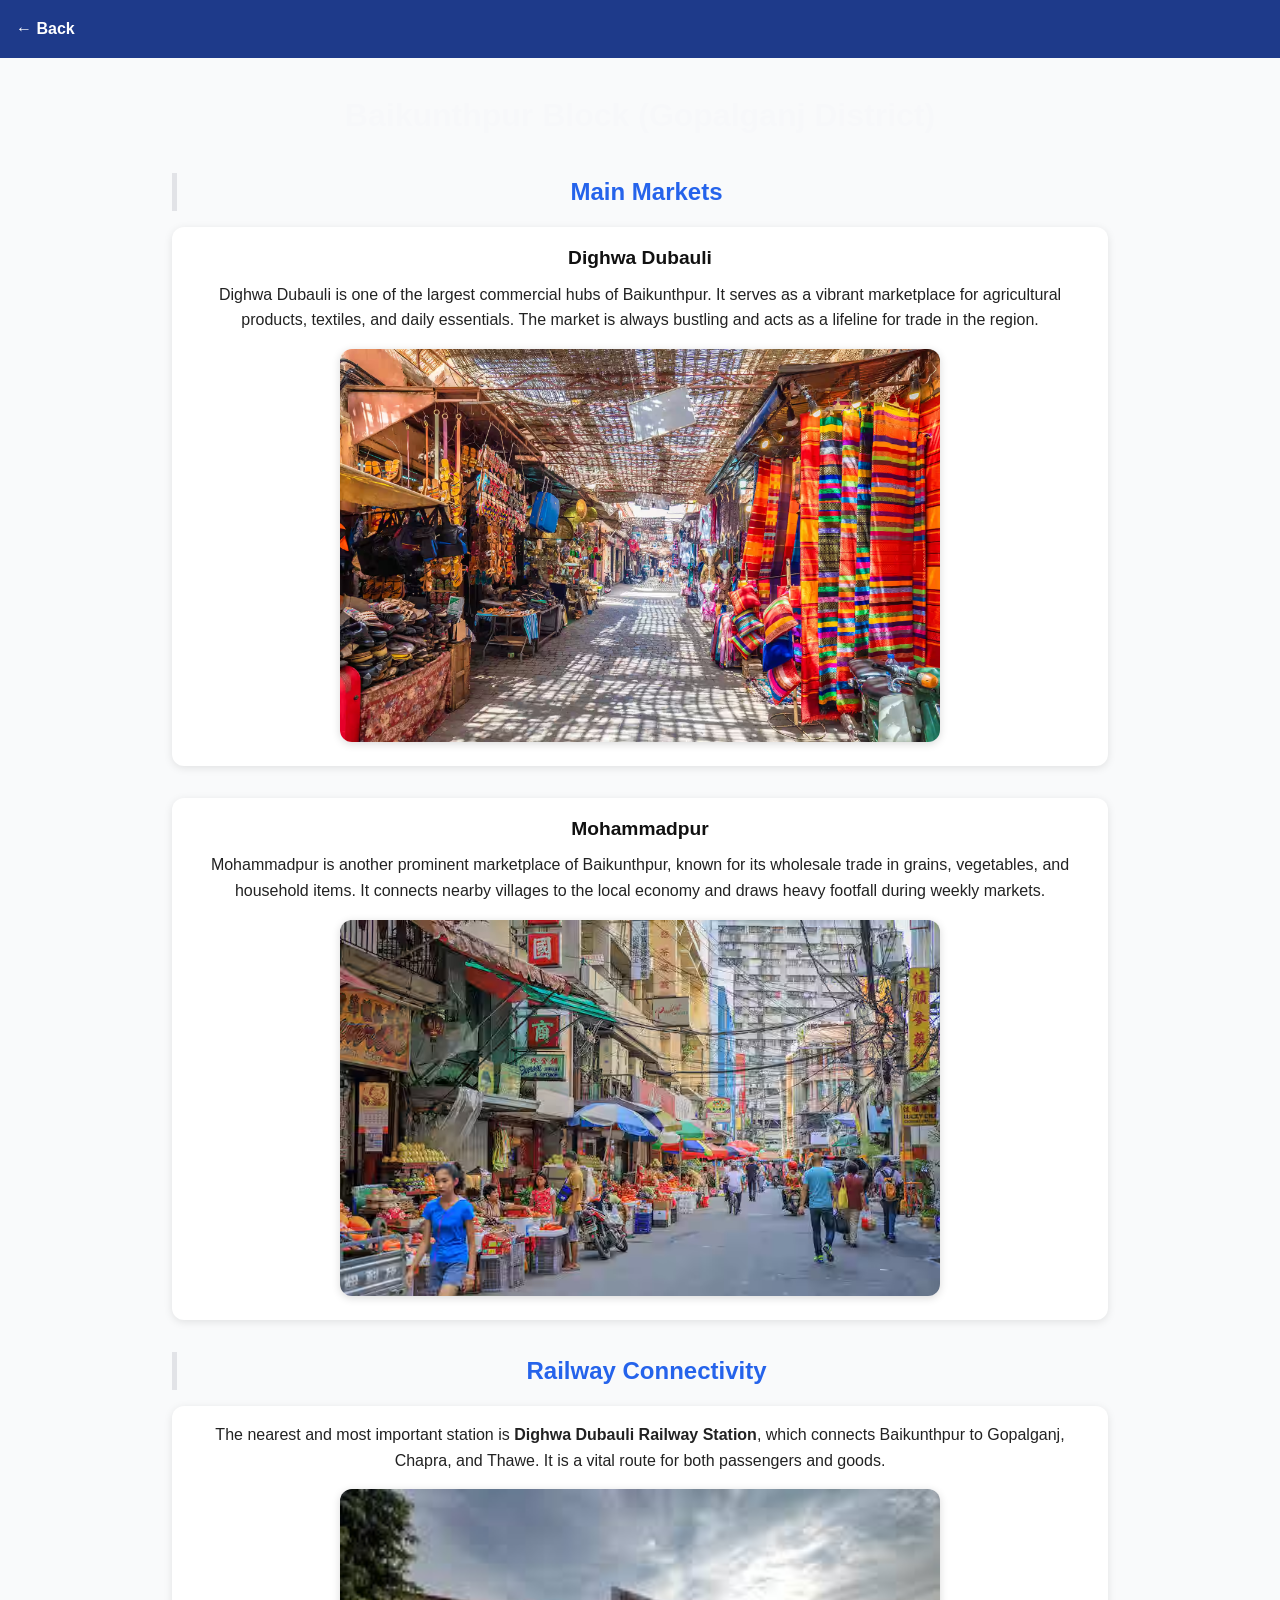
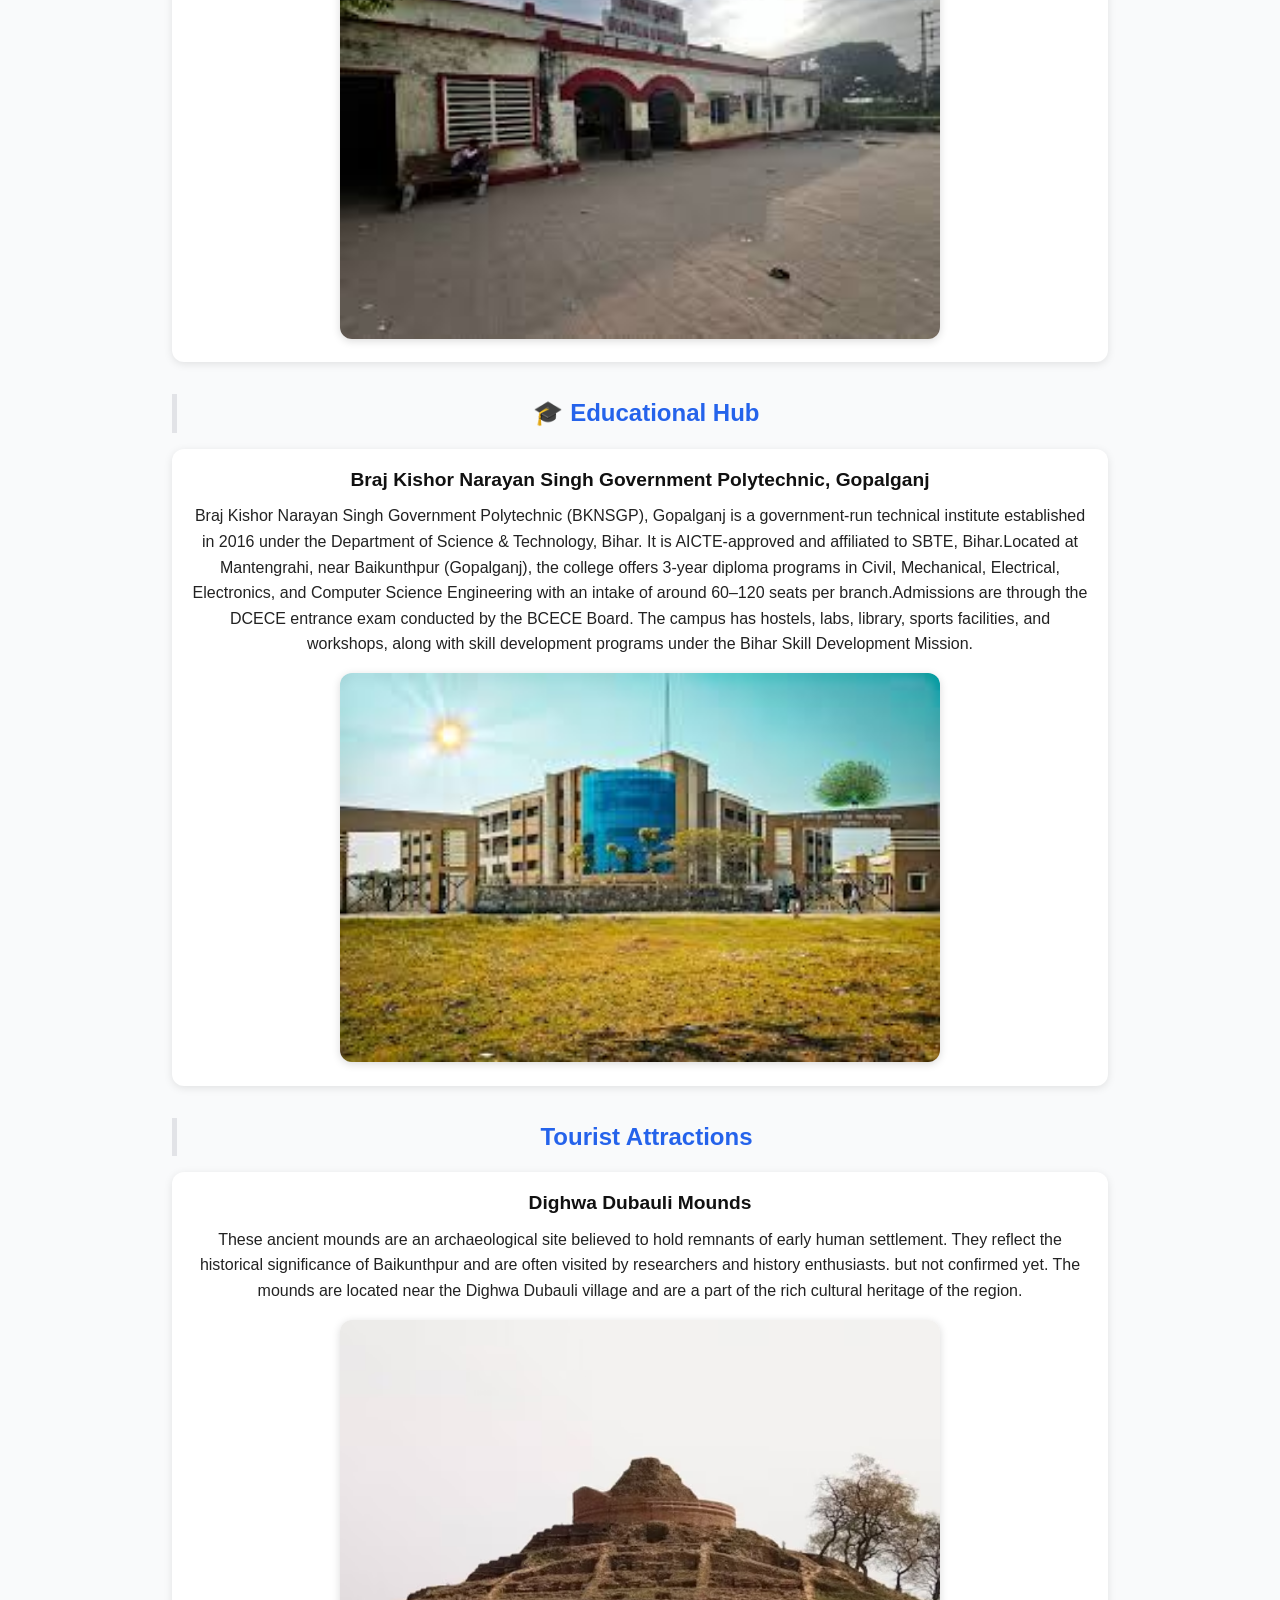
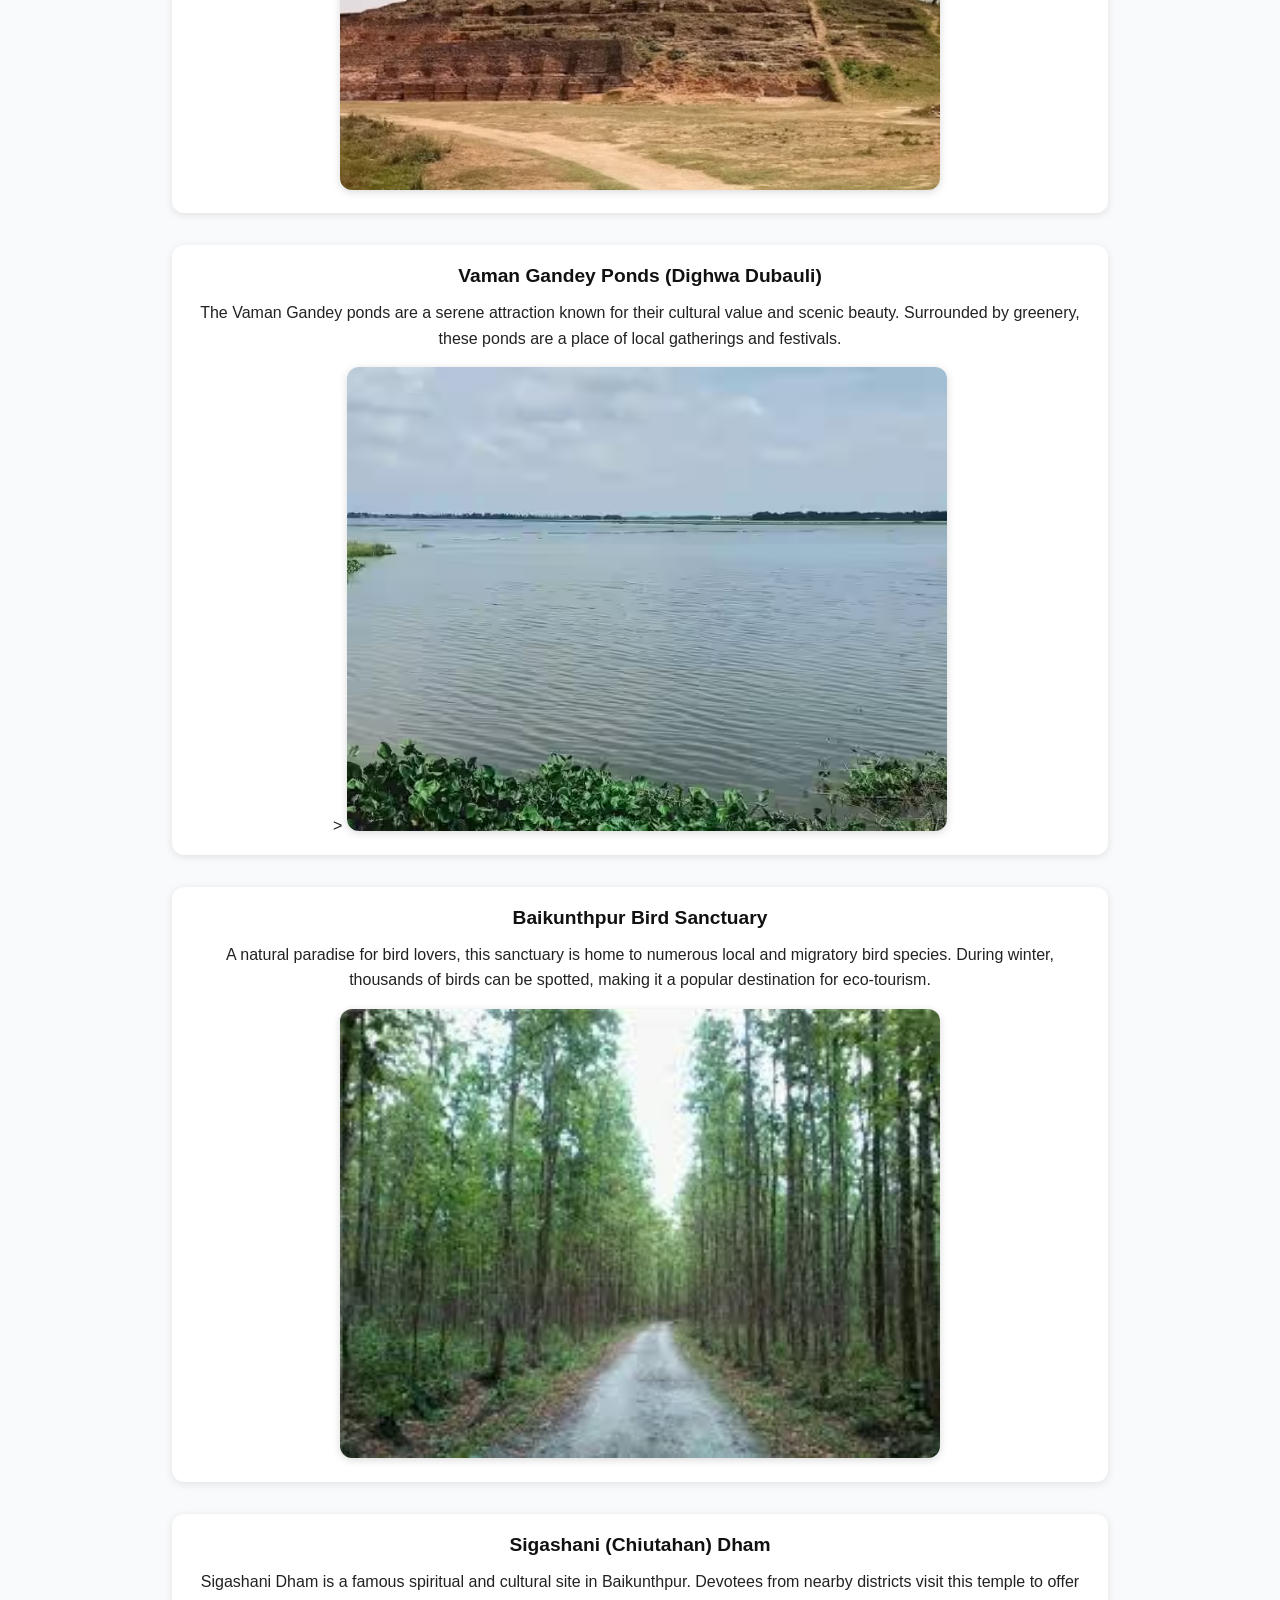
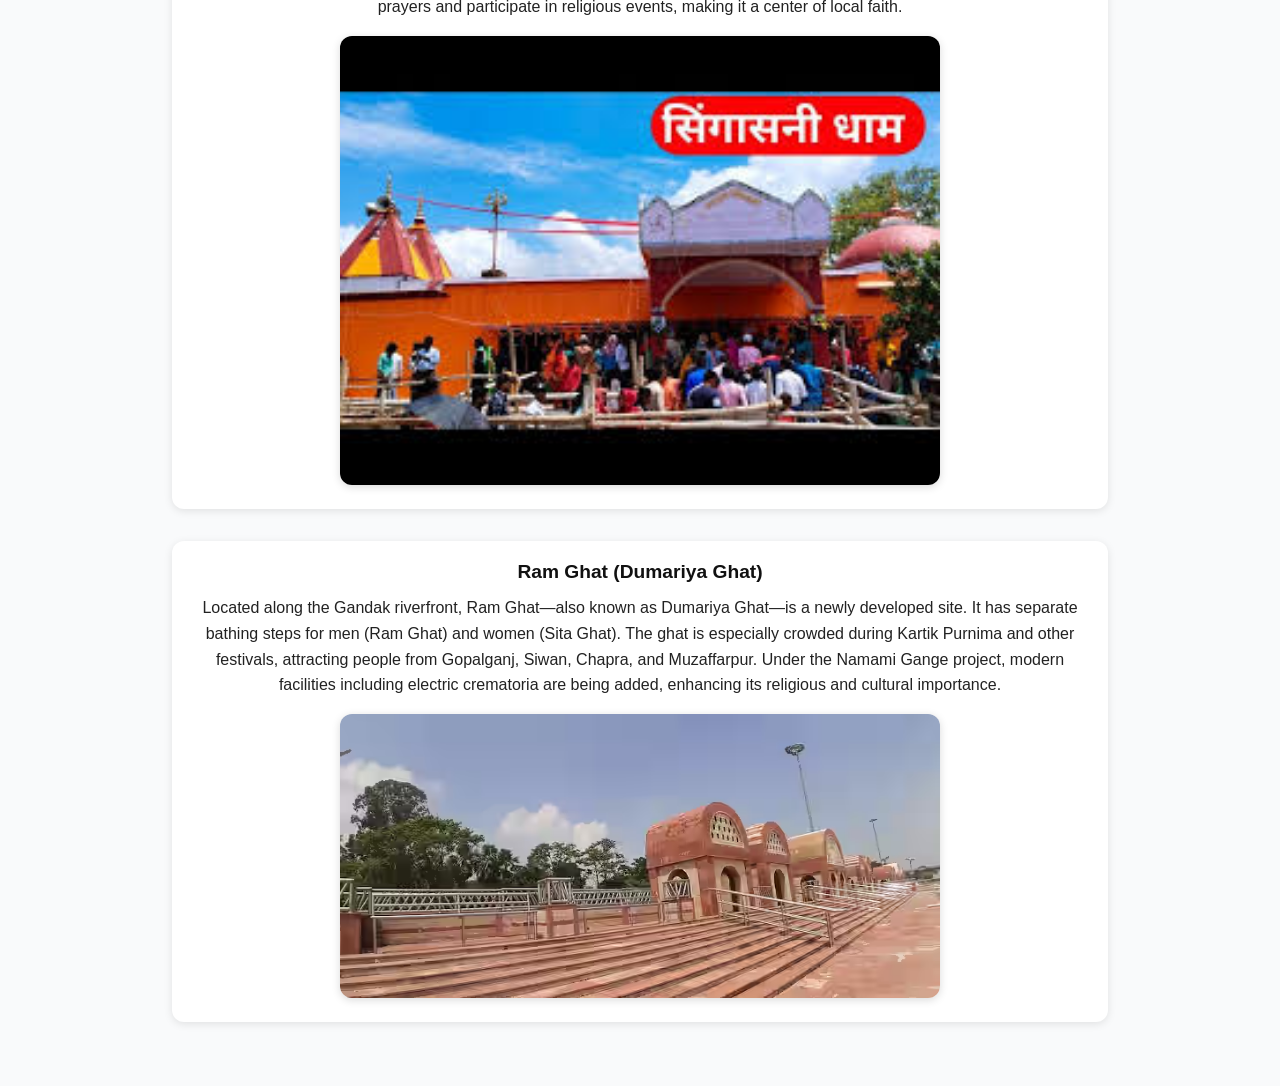
<file: blocks/baikunthpur.html>
<!DOCTYPE html>
<html lang="en">
<head>
  <meta charset="UTF-8">
  <title>Baikunthpur Block — Gopalganj</title>
  <link rel="stylesheet" href="../style.css">
  <style>
    .place {
      margin-bottom: 2rem;
    }
    .place img {
      width: 100%;
      max-width: 600px;
      border-radius: 12px;
      margin-top: 0.5rem;
      box-shadow: 0 2px 8px rgba(0,0,0,0.15);
    }
  </style>
</head>
<body>
  <nav><a href="../index.html">← Back</a></nav>
  <main class="block-detail-page" style="text-align: center;">
    <h1>Baikunthpur Block (Gopalganj District)</h1>

    <section>
      <h2>Main Markets</h2>
      <div class="place">
        <h3>Dighwa Dubauli</h3
            <p>
          Dighwa Dubauli is one of the largest commercial hubs of Baikunthpur. 
          It serves as a vibrant marketplace for agricultural products, textiles, and daily essentials. 
          The market is always bustling and acts as a lifeline for trade in the region.
        </p>
        <img src="./dighwa dubauli market.avif" alt="Dighwa Dubauli Market">
      </div>
      <div class="place">
        <h3>Mohammadpur</h3>
        <p>
          Mohammadpur is another prominent marketplace of Baikunthpur, 
          known for its wholesale trade in grains, vegetables, and household items. 
          It connects nearby villages to the local economy and draws heavy footfall during weekly markets.
        </p>
        <img src="./mohammadpur market.avif" alt="Mohammadpur Market">
      </div>
    </section>
     
    <section>
      <h2>Railway Connectivity</h2>
      <div class="place">
        <p>
          The nearest and most important station is <strong>Dighwa Dubauli Railway Station</strong>, 
          which connects Baikunthpur to Gopalganj, Chapra, and Thawe. 
          It is a vital route for both passengers and goods.
        </p>
        <img src="./dwdi railway.jpeg" alt="Dighwa Dubauli Railway Station">
      </div>
    </section>

    <section>
      <h2> 🎓 Educational Hub </h2>

      <div class="place">
        <h3>Braj Kishor Narayan Singh Government Polytechnic, Gopalganj</h3>
        <p>
           Braj Kishor Narayan Singh Government Polytechnic (BKNSGP), Gopalganj is a government-run technical institute established in 2016 under the Department of Science & Technology, Bihar.
            It is AICTE-approved and affiliated to SBTE, Bihar.Located at Mantengrahi, near Baikunthpur (Gopalganj), 
            the college offers 3-year diploma programs in Civil, Mechanical, Electrical, Electronics, 
            and Computer Science Engineering with an intake of around 60–120 seats per branch.Admissions are through the DCECE entrance exam conducted by the BCECE Board. 
            The campus has hostels, labs, library, sports facilities, and workshops, along with skill development programs under the Bihar Skill Development Mission.
        </p>
        <img src="./poltecnic college.jpeg" alt="Braj Kishor Narayan Singh Government Polytechnic">
      </div>
    <section>
      <h2>Tourist Attractions</h2>
      <div class="place">
        <h3>Dighwa Dubauli Mounds</h3>
        <p>
          These ancient mounds are an archaeological site believed to hold remnants of 
          early human settlement. They reflect the historical significance of Baikunthpur and 
          are often visited by researchers and history enthusiasts. but not confirmed yet.
          The mounds are located near the Dighwa Dubauli village and are a part of the rich cultural heritage of the region.
        </p>
        <img src="./dighwa dubauli mounds.avif" alt="Dighwa Dubauli Mounds">
      </div>

      <div class="place">
        <h3>Vaman Gandey Ponds (Dighwa Dubauli)</h3>
        <p>
          The Vaman Gandey ponds are a serene attraction known for their cultural value and scenic beauty. 
          Surrounded by greenery, these ponds are a place of local gatherings and festivals.
        </p>>
        <img src="./vaman pandey ponds.avif" alt="Vaman Gandey Ponds">
      </div>

      <div class="place">
        <h3>Baikunthpur Bird Sanctuary</h3>
        <p>
          A natural paradise for bird lovers, this sanctuary is home to numerous local and migratory bird species. 
          During winter, thousands of birds can be spotted, making it a popular destination for eco-tourism.
        </p>
        <img src="./baikunthpur bird.jpeg" alt="Baikunthpur Bird Sanctuary">
      </div>

      <div class="place">
        <h3>Sigashani (Chiutahan) Dham</h3>
        <p>
          Sigashani Dham is a famous spiritual and cultural site in Baikunthpur. 
          Devotees from nearby districts visit this temple to offer prayers and participate in religious events, 
          making it a center of local faith.
        </p>
        <img src="./sigashani dham.jpeg" alt="Sigashani Dham Baikunthpur">
      </div>
    
        <div class="place">
        <h3>Ram Ghat (Dumariya Ghat)</h3>
        <p>
          Located along the Gandak riverfront, Ram Ghat—also known as Dumariya Ghat—is a newly developed site. 
          It has separate bathing steps for men (Ram Ghat) and women (Sita Ghat). 
          The ghat is especially crowded during Kartik Purnima and other festivals, attracting people 
          from Gopalganj, Siwan, Chapra, and Muzaffarpur. Under the Namami Gange project, 
          modern facilities including electric crematoria are being added, enhancing its religious 
          and cultural importance.
        </p>
        <img src="./dumariya ghat.avif" alt="Dumariya Ghat Baikunthpur">
      </div>
    </section>
</file>
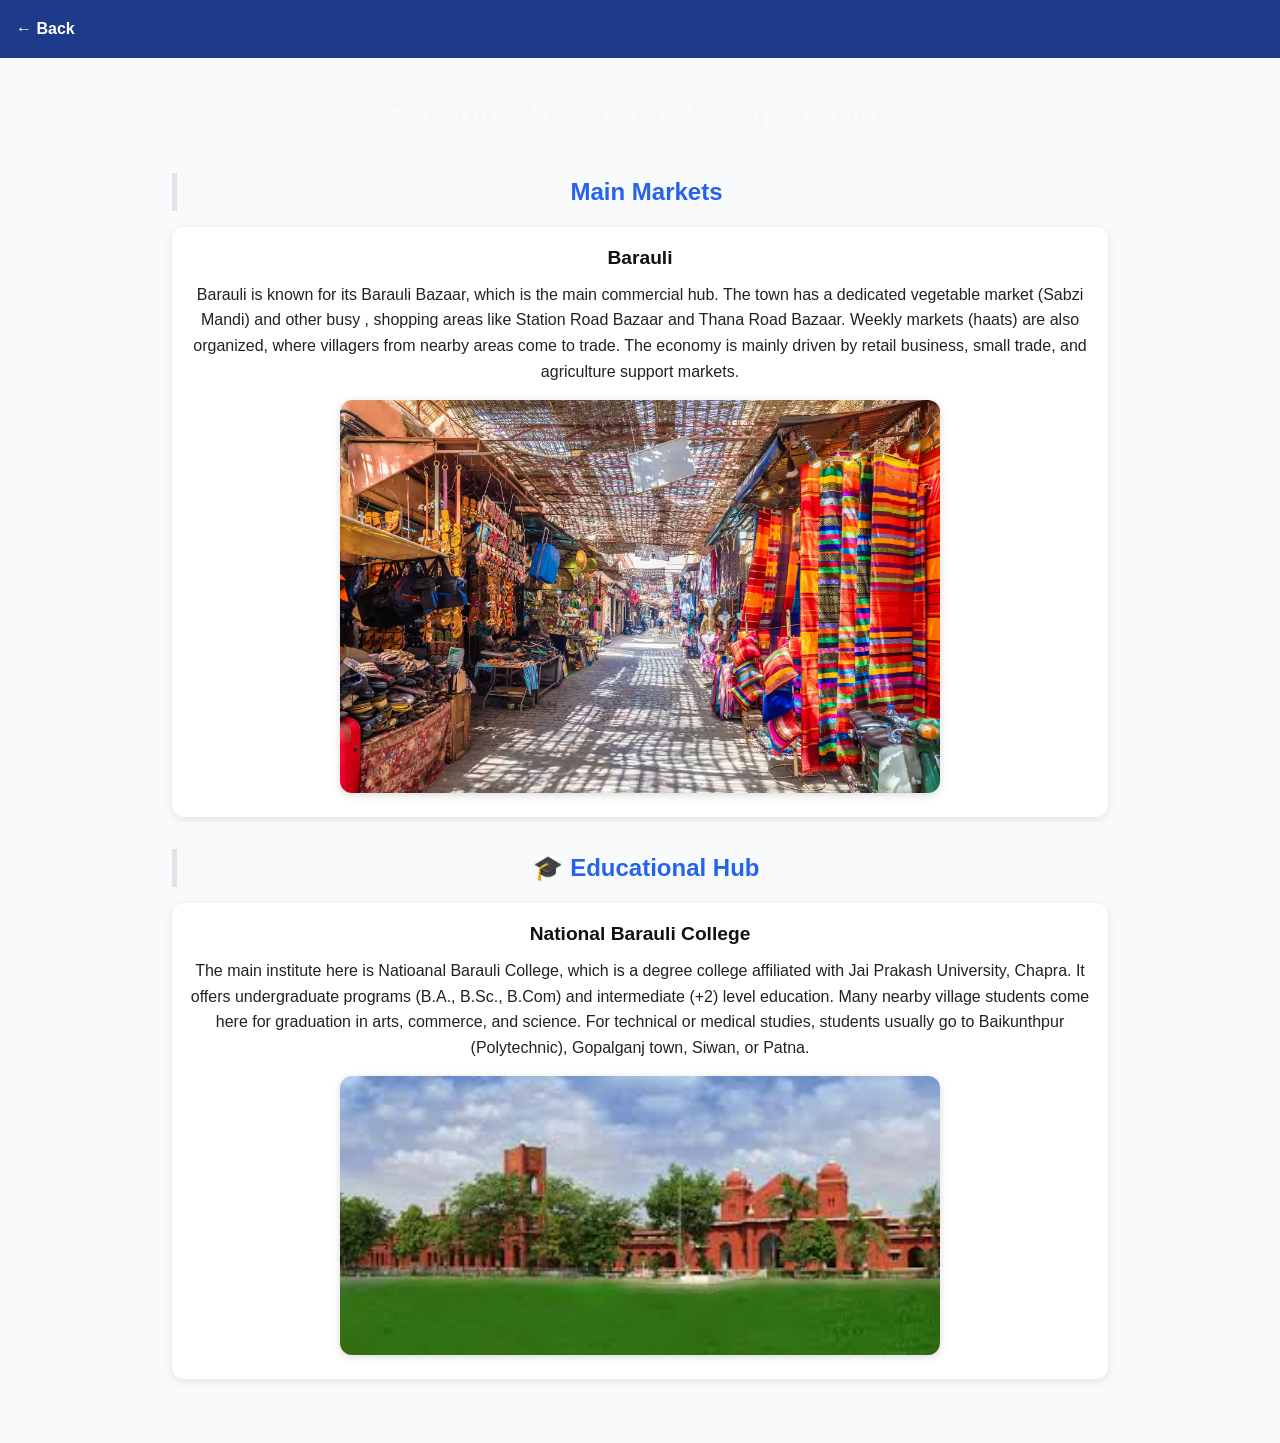
<file: blocks/barauli.html>
<!DOCTYPE html>
<html lang="en">
<head>
  <meta charset="UTF-8">
  <title>Barauli Block — Gopalganj</title>
  <link rel="stylesheet" href="../style.css">
  <style>
    .place {
      margin-bottom: 2rem;
    }
    .place img {
      width: 100%;
      max-width: 600px;
      border-radius: 12px;
      margin-top: 0.5rem;
      box-shadow: 0 2px 8px rgba(0,0,0,0.15);
    }
  </style>
</head>
<body>
  <nav><a href="../index.html">← Back</a></nav>
  <main class="block-detail-page" style="text-align: center;">
    <h1>Barauli Block (Gopalganj District)</h1>

    <section>
      <h2>Main Markets</h2>
      <div class="place">
        <h3>Barauli</h3
            <p>
              Barauli is known for its Barauli Bazaar, which is the main commercial hub.
               The town has a dedicated vegetable market (Sabzi Mandi) and other busy ,
                shopping areas like Station Road Bazaar and Thana Road Bazaar. 
                  Weekly markets (haats) are also organized, where villagers from nearby areas come to trade.
                    The economy is mainly driven by retail business, small trade, and agriculture support markets.
        </p>
        <img src="./dighwa dubauli market.avif" alt="Dighwa Dubauli Market">
      </div>

     
           <section>
      <h2> 🎓 Educational Hub </h2>
      <div class="place">
        <h3>National Barauli College </h3>
        <p>
          The main institute here is Natioanal Barauli College, which is a degree college affiliated with Jai Prakash University, Chapra.
          It offers undergraduate programs (B.A., B.Sc., B.Com) and intermediate (+2) level education.
          Many nearby village students come here for graduation in arts, commerce, and science.
          For technical or medical studies, students usually go to Baikunthpur (Polytechnic), Gopalganj town, Siwan, or Patna.
        </p>
        <img src="./barauli college.jpeg" alt="National Barauli College">
      </div>
    <section>
</file>
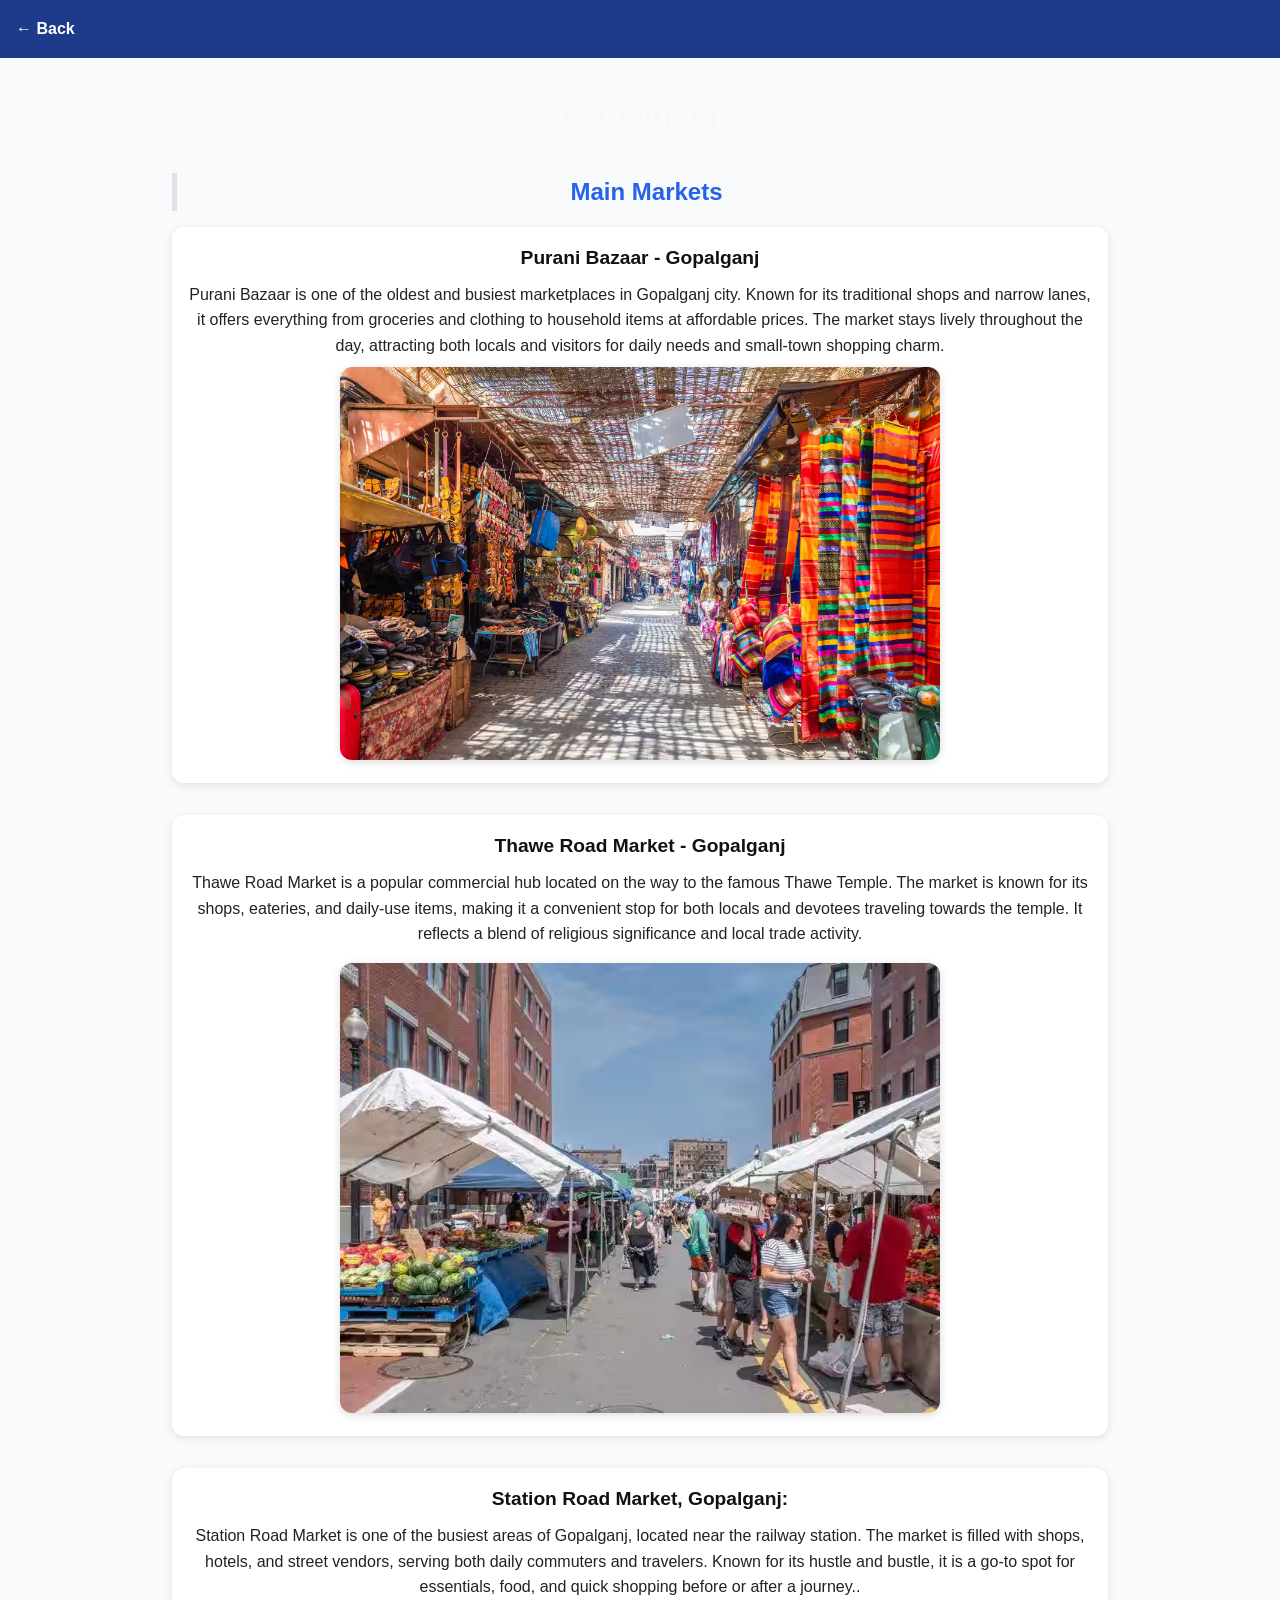
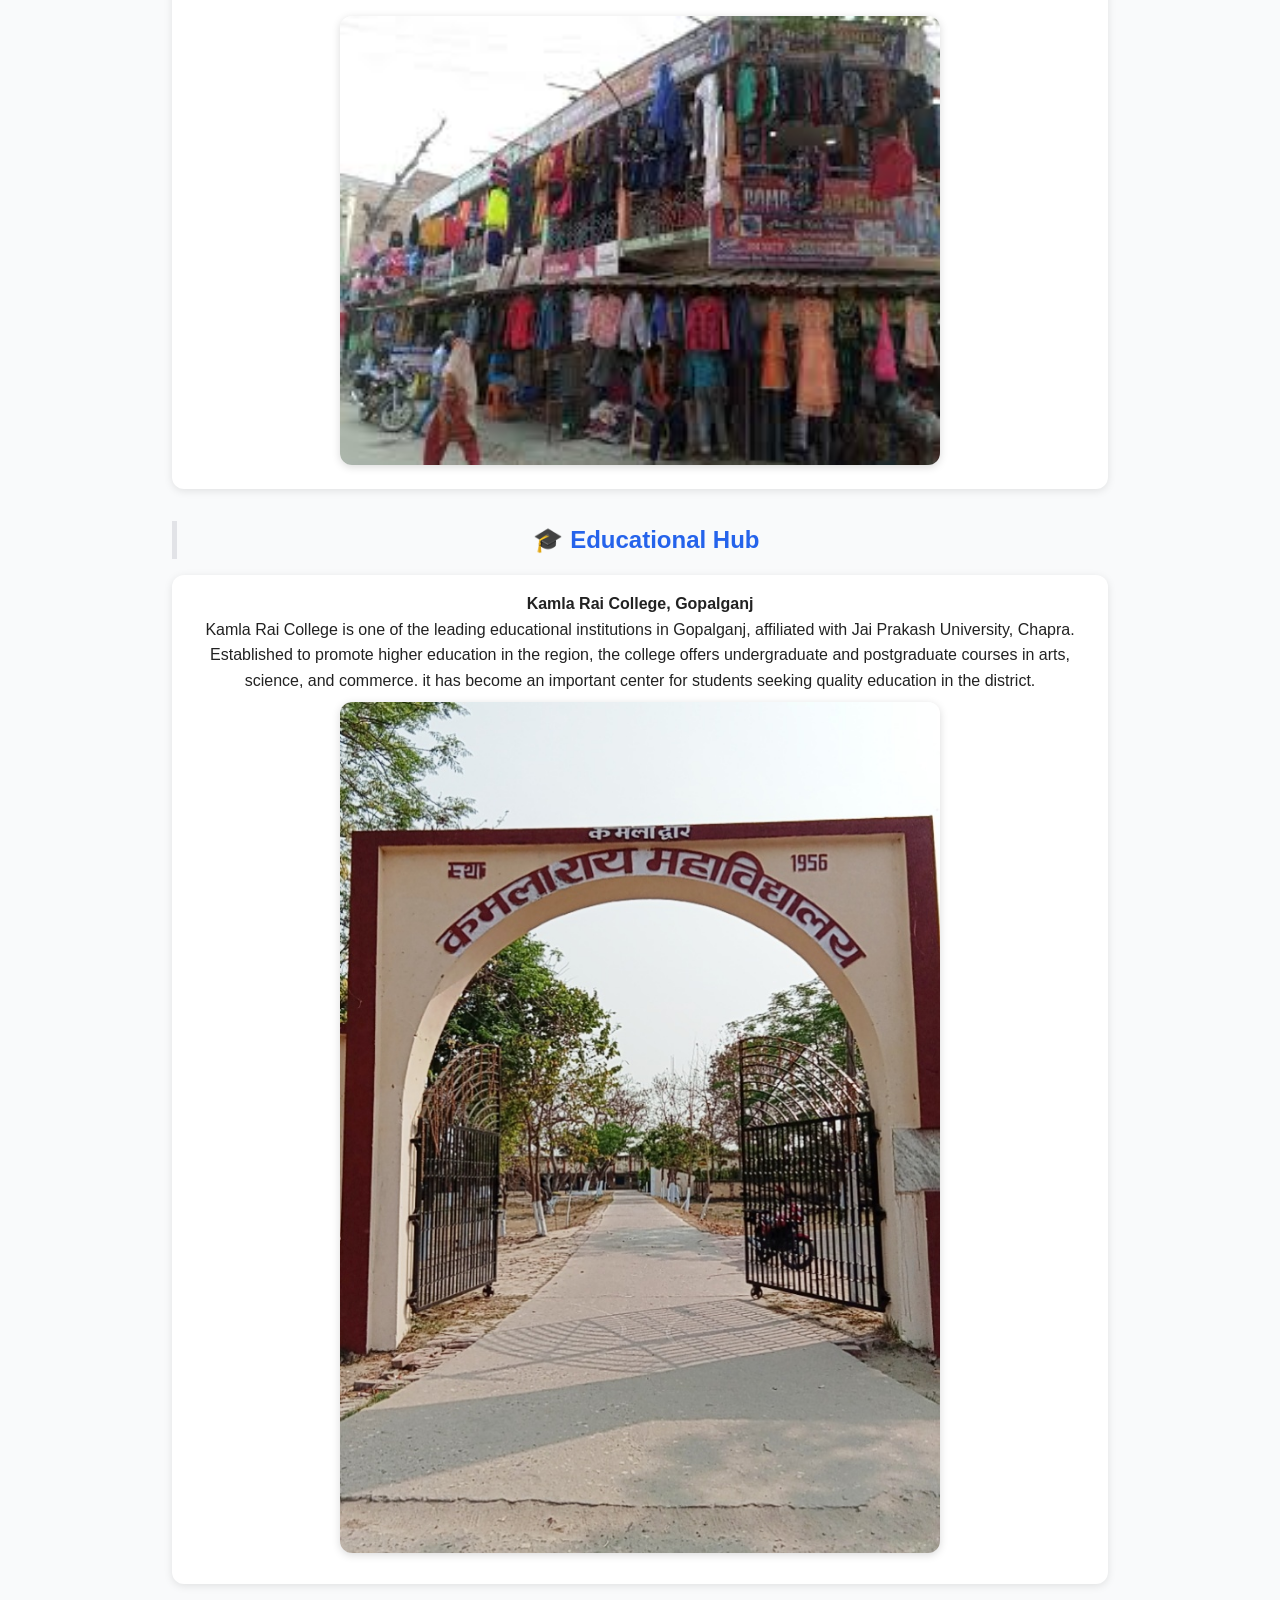
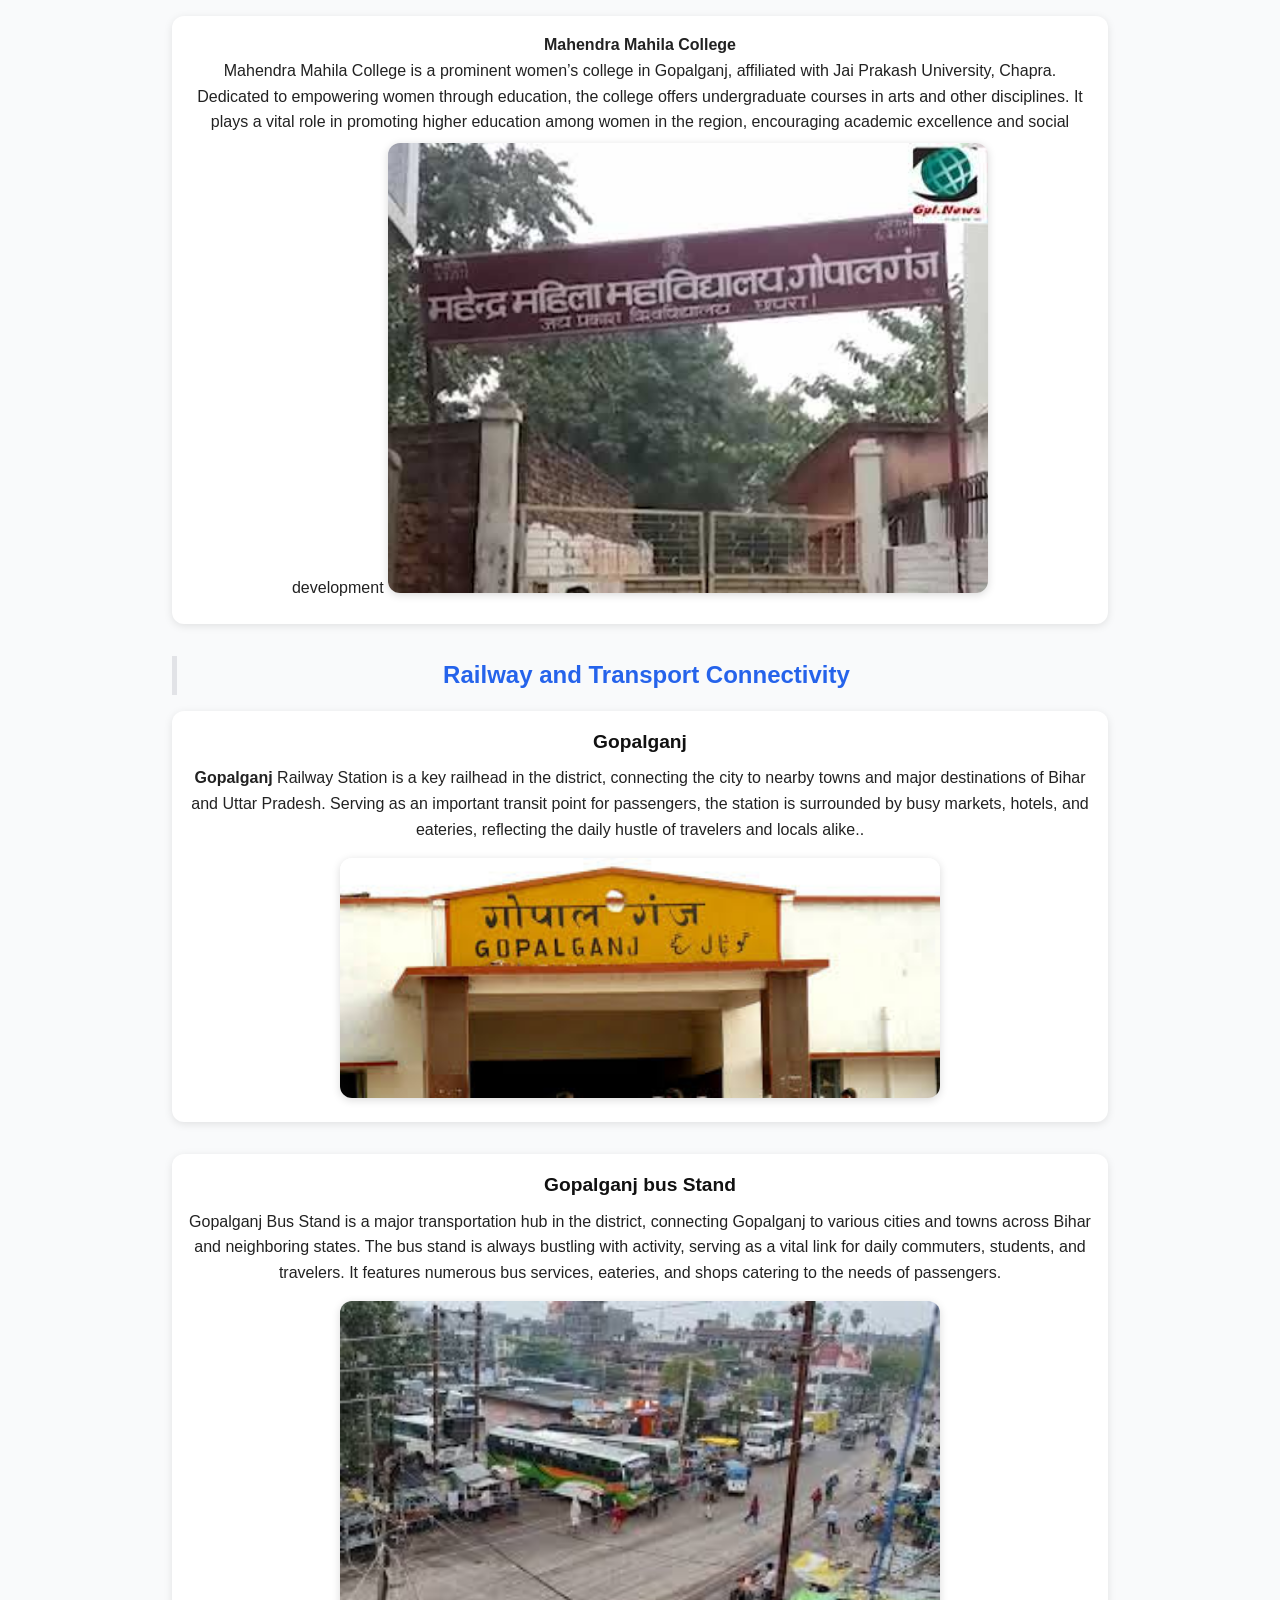
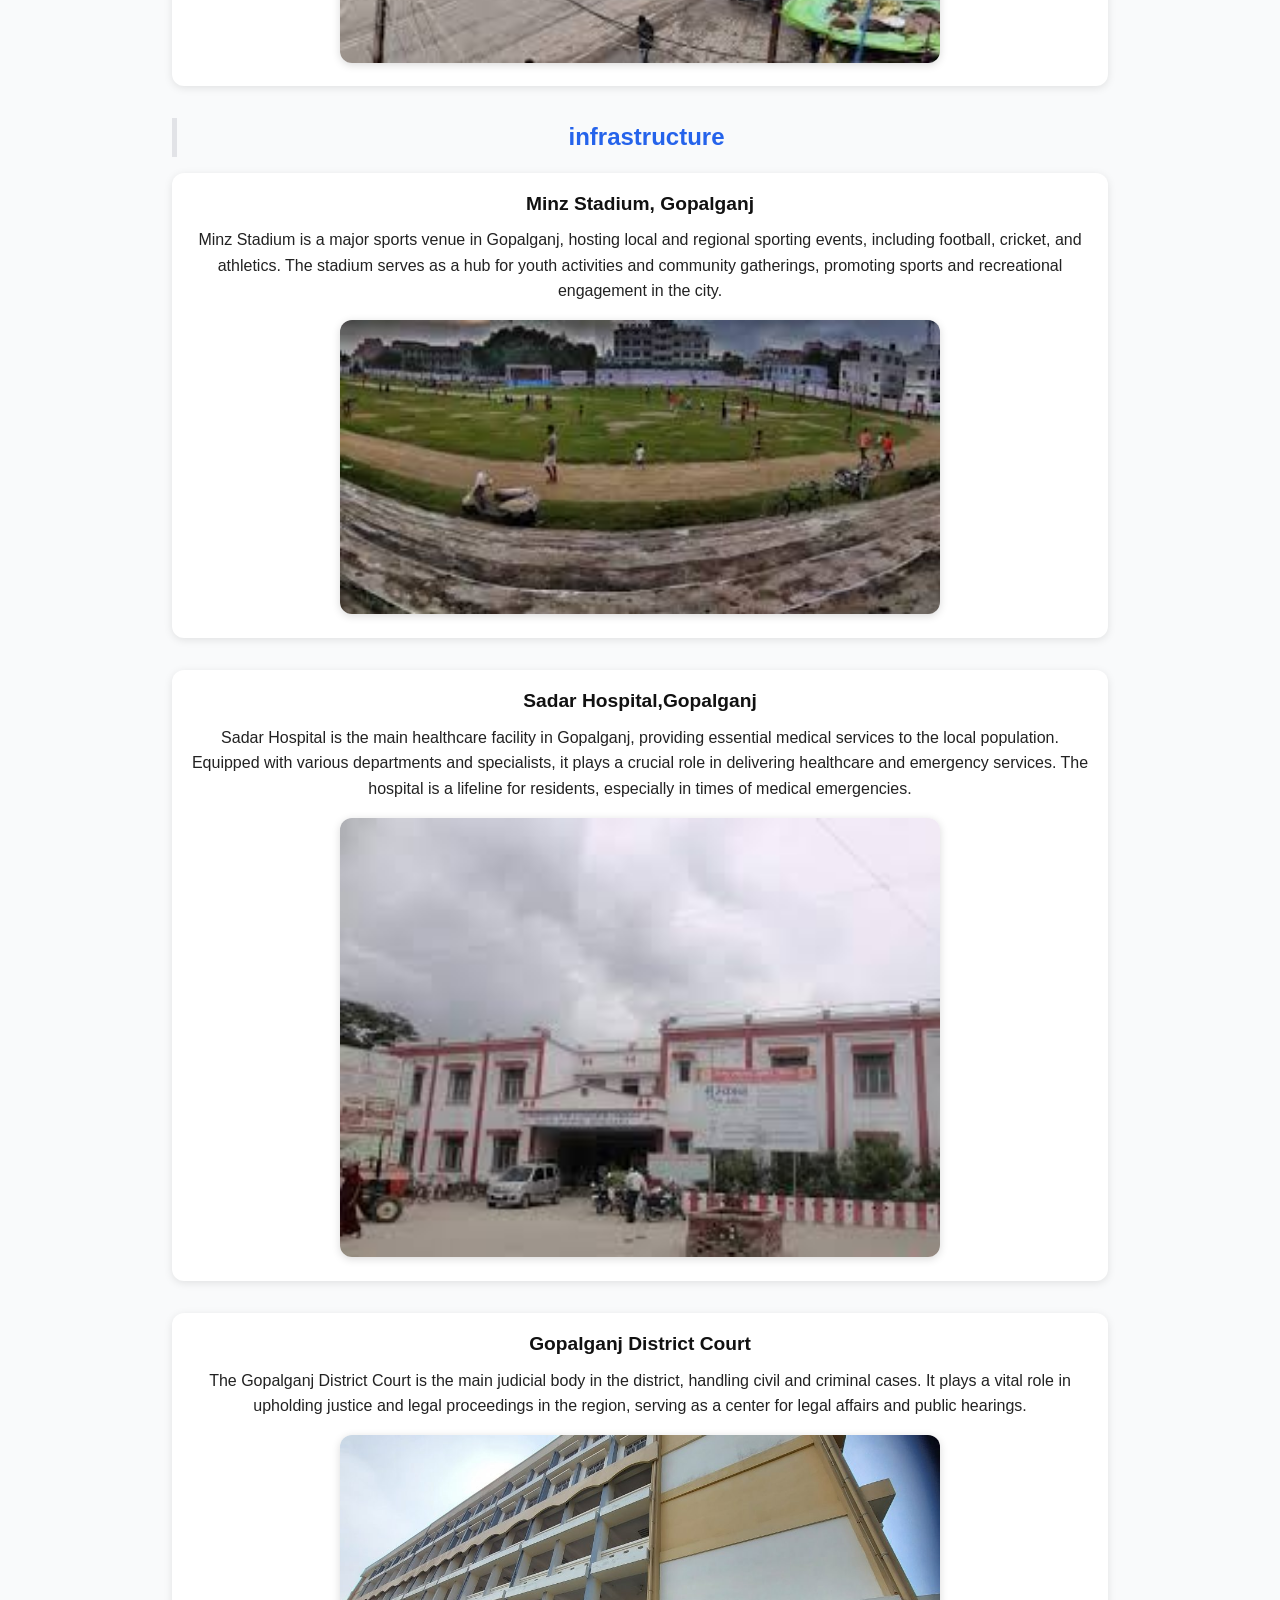
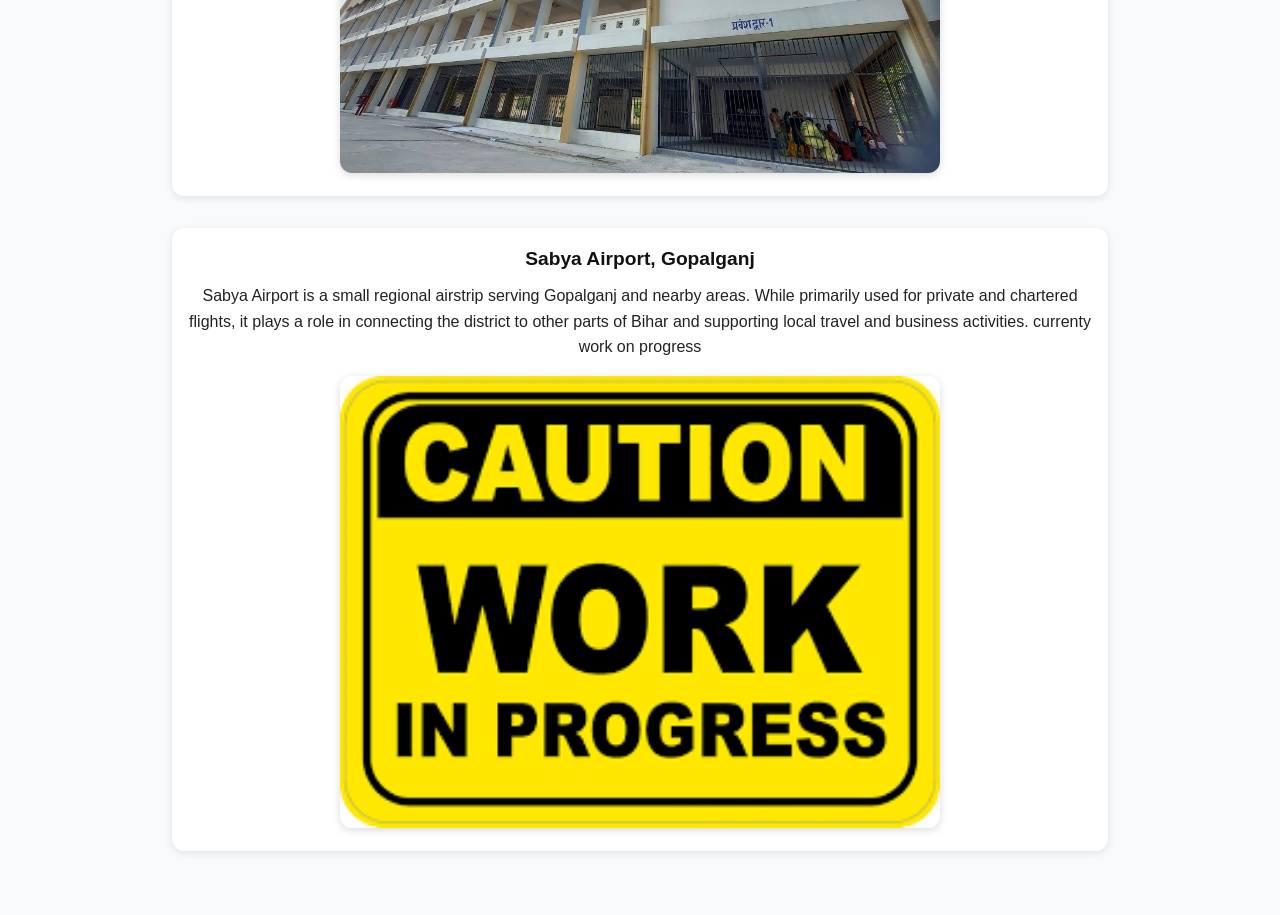
<file: blocks/gopalganj.html>
<!DOCTYPE html>
<html lang="en">
<head>
  <meta charset="UTF-8">
  <title>  Gopalganj</title>
  <link rel="stylesheet" href="../style.css">
  <style>
    .place {
      margin-bottom: 2rem;
    }
    .place img {
      width: 100%;
      max-width: 600px;
      border-radius: 12px;
      margin-top: 0.5rem;
      box-shadow: 0 2px 8px rgba(0,0,0,0.15);
    }
  </style>
</head>
<body>
  <nav><a href="../index.html">← Back</a></nav>
  <main class="block-detail-page" style="text-align: center;">
    <h1>Gopalganj </h1>

    <section>
      <h2>Main Markets</h2>
      <div class="place">
        <h3>Purani Bazaar - Gopalganj</h3
            <p>
          Purani Bazaar is one of the oldest and busiest marketplaces in Gopalganj city.
           Known for its traditional shops and narrow lanes, it offers everything from groceries and 
           clothing to household items at affordable prices. The market stays lively throughout the day, 
           attracting both locals and visitors for daily needs and small-town shopping charm.
        <img src="./dighwa dubauli market.avif" alt="Purani Bazaar- Gopalganj">
      </div>
      <div class="place">
        <h3>Thawe Road Market - Gopalganj</h3>
        <p>
            Thawe Road Market is a popular commercial hub located on the way to the famous Thawe Temple. 
            The market is known for its shops, eateries, and daily-use items, making it a convenient stop for
            both locals and devotees traveling towards the temple. It reflects a blend of religious significance and local trade activity.
        </p>
        <img src="./twe.avif" alt=" Thawe Road Market - Gopalganj">
      </div>
    </section>
    <div class="place">
        <h3>Station Road Market, Gopalganj:</h3>
        <p>
            Station Road Market is one of the busiest areas of Gopalganj, located near the railway station. 
            The market is filled with shops, hotels, and street vendors, serving both daily commuters and travelers.
            Known for its hustle and bustle, it is a go-to spot for essentials, food, and quick shopping before or after a journey..
        </p>
        <img src="./Station Road Market, Gopalganj.jpeg" alt="station road market - Gopalganj">
      </div>
    </section>
     <section>
      <h2> 🎓 Educational Hub </h2>
      <div class="place">
        <h4>Kamla Rai College, Gopalganj</h4>
        <p>
           Kamla Rai College is one of the leading educational institutions in Gopalganj, 
          affiliated with Jai Prakash University, Chapra. Established to promote higher education in the region, 
          the college offers undergraduate and postgraduate courses in arts, science, and commerce. 
           it has become an important center for students seeking quality education in the district.

         <img src="./Kamla_Rai_College.jpg" alt="Kamla Rai College, Gopalganj">
      </div>
    <section>
         <div class="place">
        <h4>Mahendra Mahila College</h4>
        <p>
    Mahendra Mahila College is a prominent women’s college in Gopalganj, affiliated with Jai Prakash University, Chapra.
     Dedicated to empowering women through education, the college offers undergraduate courses in arts and other disciplines.
     It plays a vital role in promoting higher education among women in the region, encouraging academic excellence and social development

         <img src="./Mahendra Mahila College.jpg" alt="Mahendra Mahila College, Gopalganj">
      </div>
    <section>
     
    <section>
      <h2>Railway and Transport Connectivity</h2>
      <div class="place">
        <h3>Gopalganj </h3>
        <p>
          <strong>Gopalganj</strong> Railway Station is a key railhead in the district, connecting the city to nearby towns 
          and major destinations of Bihar and Uttar Pradesh. Serving as an important transit point for passengers, the station is 
          surrounded by busy markets, hotels, and eateries, reflecting the daily hustle of travelers and locals alike..
        </p>
        <img src="./gopj.jpeg" alt="Gopalganj Railway Station">
      </div>
    </section>
    <div class="place">
        <h3>Gopalganj bus Stand </h3>
        <p>
            Gopalganj Bus Stand is a major transportation hub in the district, connecting Gopalganj to various cities 
            and towns across Bihar and neighboring states. The bus stand is always bustling with activity, serving as a vital link for daily 
            commuters, students, and travelers. It features numerous bus services, eateries, and shops catering to the needs of passengers.
        </p>
        <img src="./gopalganj Bus stand.jpeg" alt="Gopalganj Bus Stand">
      </div>
<section> 
    <h2>infrastructure</h2>
    <div class="place">
        <h3>Minz Stadium, Gopalganj</h3>
        <p>Minz Stadium is a major sports venue in Gopalganj, hosting local and regional sporting events, 
           including football, cricket, and athletics. The stadium serves as a hub for youth activities and community gatherings,
            promoting sports and recreational engagement in the city.</p>
        <img src="./Minz Stadium, Gopalganj.jpeg" alt="Minz Stadium, Gopalganj">
</section>
    <section>
      <div class="place">
        <h3>Sadar Hospital,Gopalganj</h3>
        <p> Sadar Hospital is the main healthcare facility in Gopalganj, providing essential medical services to the local population. 
          Equipped with various departments and specialists, it plays a crucial role in delivering healthcare and emergency services. 
          The hospital is a lifeline for residents, especially in times of medical emergencies.</p>
        </p>
        <img src="./sadar hospital,gopalganj.jpeg" alt="Sadar Hospital, Gopalganj">
    </section>
    <section>
      <div class="place">
        <h3>Gopalganj District Court</h3>
        <p>
          The Gopalganj District Court is the main judicial body in the district, handling civil and criminal cases. 
          It plays a vital role in upholding justice and legal proceedings in the region, serving as a center for legal affairs and public hearings.
        </p>
        <img src="./gopalganj court.jpg" alt="Gopalganj District Court">
    </div> </section>
    <section>
      <div class="place">
        <h3>Sabya Airport, Gopalganj</h3>
        <p>Sabya Airport is a small regional airstrip serving Gopalganj and nearby areas.
          While primarily used for private and chartered flights, it plays a role in connecting the district 
          to other parts of Bihar and supporting local travel and business activities. currenty work on progress</p>
        <img src="./work on progress.png" alt="Sabya Airport, Gopalganj">
      </div>  
        </section>
</file>
<file: style.css>
body {
    margin: 0;
    font-family: Arial, sans-serif;
    scroll-behavior: smooth;
    overflow-x: hidden;
}
/* Loader Container */
#loader {
  position: fixed;
  top: 0;
  left: 0;
  width: 100%;
  height: 100%;
  background: #fef6e4; /* light warm background like Madhubani base */
  display: flex;
  align-items: center;
  justify-content: center;
  z-index: 9999;
  flex-direction: column;
}

/* Loader Circle with cultural colors inspired by Bihar's Madhubani art */
.loader-circle {
  width: 120px;
  height: 120px;
  border: 10px solid #f58220; /* orange/gold */
  border-top: 10px solid #007849; /* peepal leaf green */
  border-radius: 50%;
  animation: spin 1.5s linear infinite;
  box-shadow: 0 0 20px rgba(0,0,0,0.2);
}

/* Text below loader */
#loader p {
  margin-top: 20px;
  align-items: center;
  font-size: 1.5rem;
  font-weight: bold;
  color: #6b0f08; /* your navbar color */
  font-family: 'Georgia', serif;
  letter-spacing: 1px;
}

/* Spin Animation */
@keyframes spin {
  0% { transform: rotate(0deg);}
  100% { transform: rotate(360deg);}
}

/* NAV — compact look */
.navbar {
  background: #1e3a8a;    /* dark blue */
  position: fixed;
  top: 0; left: 0; width: 100%;
  z-index: 1000;
}
.nav-container {
  display: flex; align-items: center; justify-content: space-between;
  max-width: 1200px; margin: 0 auto; padding: 12px 20px;
}
.logo { color:#fff; font-weight:700; font-size:1.05rem; }

/* desktop links compact */
.nav-links{ list-style:none; display:flex; gap:14px; margin:0; padding:0; }
.nav-links li{ position:relative; }
.nav-links a{
  display:flex; align-items:center; gap:6px;
  color:#fff; text-decoration:none; font-weight:600;
  font-size:.88rem;                /* smaller text */
  padding:6px 10px; border-radius:4px;
  white-space:nowrap;              /* single line label */
  transition:background .25s ease;
}
.nav-links a span{ display:inline-block; max-width:100%; }
.nav-links a i{ font-size:.95rem; }
.nav-links a.active{ color:#f1e05a; }
.nav-links a:hover{ background:rgba(255,255,255,.15); }

/* Tooltip (shows full name) */
.has-tip{ position:relative; }
@media (hover:hover){  /* only on devices that support hover */
  .has-tip:hover::after{
    content: attr(data-tip);
    position:absolute; left:0; top:calc(100% + 8px);
    background: rgba(0,0,0,.9); color:#fff; font-size:.85rem; font-weight:600;
    padding:6px 10px; border-radius:6px; white-space:nowrap;
    box-shadow:0 4px 12px rgba(0,0,0,.25);
  }
  .has-tip:hover::before{
    content:""; position:absolute; left:12px; top:100%;
    border:6px solid transparent; border-top-color:rgba(0,0,0,.9);
  }
}

/* Mobile toggle */
.menu-toggle{ display:none; color:#fff; font-size:1.7rem; cursor:pointer; }
@media (max-width:768px){
  .menu-toggle{ display:block; }
  .nav-links{
    flex-direction:column; align-items:flex-start;
    background:#16275f; width:100%; max-height:0; overflow:hidden;
    transition:max-height .35s ease, padding .25s ease; margin-top:10px; border-radius:0 0 8px 8px;
  }
  .nav-links.show{ max-height:420px; padding:10px 0; }
  .nav-links li{ width:100%; }
  .nav-links a{ width:100%; padding:10px 16px; }
}




/* Hero Section */
.hero {
    position: relative;
    height: 100vh;
    background: url('cq5dam.web.1280.765.jpeg') no-repeat center/cover;
    display: flex;
    justify-content: flex-start;
    align-items: center;
    padding: 0 80px;
    color: white;
}

.hero::before {
    content: "";
    position: absolute;
    top: 0;
    left: 0;
    width: 100%;
    height: 100%;
    background-color: rgba(0, 0, 0, 0.5);
    z-index: 1;
}

.hero-text {
    position: relative;
    z-index: 2;
    display: flex;
    flex-direction: column;
    align-items: flex-start;
    text-align: left;
    margin-top: 50px;
}

.hero-text h1 {
    font-size: 3rem;
    font-weight: bold;
    text-shadow: 2px 2px 10px rgba(0,0,0,0.5);
    animation: slideIn 3s ease-out forwards;
    opacity: 0;
}


.hero-text p {
    font-size: 1.2rem;
    margin-top: 20px;
    animation: fadeIn 2s ease-out forwards;
    opacity: 0;
}

.hero-btn {
    background-color: #d14a4a;
    color: white;
    padding: 12px 25px;
    border-radius: 25px;
    text-decoration: none;
    margin-top: 20px;
    font-weight: bold;
    transition: background 0.3s, transform 0.3s;
}

.hero-btn:hover {
    background-color: #a10210;
    transform: scale(1.05);
}

/* Animations */
@keyframes slideIn {
    from { transform: translateX(-50px); opacity: 0; }
    to { transform: translateX(0); opacity: 1; }
}

@keyframes fadeIn {
    from { opacity: 0; transform: translateY(20px);}
    to { opacity: 1; transform: translateY(0);}
}

/* Journey Section */
.journey {
    padding: 120px 20px 80px;
    background: #f9f5f0;
    text-align: center;
}

.journey h2 {
    font-size: 2.5rem;
    margin-bottom: 50px;
    color: #6b0f08;
}

.rope-journey {
    position: relative;
    display: flex;
    flex-direction: column;
    align-items: flex-start;
    max-width: 700px;
    margin: 0 auto 40px;
}

.rope-journey::before {
    content: "";
    position: absolute;
    top: 0;
    left: 20px;
    width: 4px;
    height: 100%;
    background: repeating-linear-gradient(
        to bottom,
        #d14a4a,
        #d14a4a 10px,
        transparent 10px,
        transparent 20px
    );
    border-radius: 2px;
}

.journey-step {
    position: relative;
    padding-left: 50px;
    margin-bottom: 40px;
    animation: fadeIn 1s ease-out forwards;
    opacity: 0;
}

.journey-step p {
    font-size: 1.2rem;
    color: #333;
    background: white;
    display: inline-block;
    padding: 10px 15px;
    border-radius: 15px;
    box-shadow: 0 3px 6px rgba(0,0,0,0.1);
}

.journey-step::before {
    content: "";
    position: absolute;
    left: 10px;
    top: 10px;
    width: 20px;
    height: 20px;
    background: #d14a4a;
    border-radius: 50%;
    border: 3px solid white;
}

.journey-btn {
    display: inline-block;
    background-color: #d14a4a;
    color: white;
    padding: 12px 30px;
    border-radius: 25px;
    text-decoration: none;
    font-weight: bold;
    transition: background 0.3s, transform 0.3s;
}

.journey-btn:hover {
    background-color: #a10210;
    transform: scale(1.05);
}
/* gopalganj ki yatra */
.yatra {
  padding: 100px 20px;
  background: #fffdf8;
  text-align: center;
}

.yatra h2 {
  font-size: 2.2rem;
  color: #6b0f08;
  margin-bottom: 10px;
}
.yatra-intro {
  color: #444;
  margin-bottom: 40px;
}

.yatra-flow {
  display: flex;
  flex-direction: column;
  align-items: center;
  gap: 30px;
}

.yatra-level {
  display: flex;
  justify-content: center;
  gap: 30px;
  flex-wrap: wrap;
}

.yatra-box {
  background: #fff;
  border: 2px solid #d14a4a;
  border-radius: 10px;
  padding: 15px 25px;
  font-weight: bold;
  color: #a10210;
  box-shadow: 0 4px 10px rgba(0,0,0,0.08);
  transition: transform 0.3s;
}
.yatra-box:hover {
  transform: scale(1.05);
}

.yatra-arrow {
  font-size: 1.8rem;
  color: #d14a4a;
}

.yatra-arrow.double {
  margin-top: -15px;
}

.blocks {
  display: flex;
  gap: 40px;
  flex-wrap: wrap;
}

.yatra-subblock {
  background: #fafafa;
  border: 1px solid #ddd;
  border-radius: 12px;
  padding: 20px;
  width: 260px;
  text-align: left;
  box-shadow: 0 4px 8px rgba(0,0,0,0.05);
}

.yatra-subblock h3 {
  color: #6b0f08;
  font-size: 1.2rem;
  margin-bottom: 12px;
  border-bottom: 2px solid #d14a4a;
  padding-bottom: 6px;
}

.yatra-subblock ul {
  list-style: none;
  padding: 0;
  margin: 0;
}

.yatra-subblock li {
  padding: 6px 0;
  font-size: 1rem;
  color: #333;
}
.block-buttons {
  display: flex;
  flex-wrap: wrap;
  gap: 12px;
  margin-top: 15px;
}

.block-btn {
  display: inline-block;
  padding: 10px 18px;
  background: #d14a4a;
  color: #fff;
  font-size: 0.95rem;
  border-radius: 8px;
  text-decoration: none;
  transition: background 0.3s, transform 0.2s;
}

.block-btn:hover {
  background: #a10210;
  transform: translateY(-2px);
}

/* General Reset */
* {
  margin: 0;
  padding: 0;
  box-sizing: border-box;
  font-family: "Segoe UI", Tahoma, Geneva, Verdana, sans-serif;
}

body {
  background: #f9fafb;
  color: #222;
  line-height: 1.6;
}

/* Navbar */
nav {
  background: #1e3a8a; /* dark blue */
  padding: 1rem;
}

nav a {
  color: #fff;
  text-decoration: none;
  font-weight: bold;
  font-size: 1rem;
}
nav a:hover {
  text-decoration: underline;
}

/* Main Content */
main.block-detail-page {
  padding: 2rem;
  max-width: 1000px;
  margin: auto;
}

h1 {
  font-size: 2rem;
  color: #f7f8fa;
  margin-bottom: 1.5rem;
  text-align: center;
}

h2 {
  font-size: 1.5rem;
  margin-top: 2rem;
  margin-bottom: 1rem;
  color: #2563eb; /* blue shade */
  border-left: 5px solid #e2e3e7;
  padding-left: 0.5rem;
}

h3 {
  font-size: 1.2rem;
  margin-bottom: 0.5rem;
  color: #111;
}

/* Places Section */
.place {
  background: #fff;
  padding: 1rem;
  margin-bottom: 1.5rem;
  border-radius: 12px;
  box-shadow: 0 2px 8px rgba(0,0,0,0.1);
  transition: transform 0.2s ease;
}
.place:hover {
  transform: translateY(-4px);
}
.place p {
  margin-bottom: 0.5rem;
}
.place img {
  width: 100%;
  max-width: 600px;
  border-radius: 12px;
  margin-top: 0.5rem;
  box-shadow: 0 2px 8px rgba(0,0,0,0.15);
}

/* Footer */
footer {
  background: url("./cq5dam.web.1280.765.jpeg") no-repeat center center/cover;
  position: relative;
  color: #fff;
  font-family: Arial, sans-serif;
  padding: 40px 20px 0;
}

/* Overlay for readability */
footer::before {
  content: "";
  position: absolute;
  inset: 0;
  background: rgba(0, 0, 0, 0.7); /* dark overlay */
  z-index: 1;
}

/* Put all footer content above overlay */
.footer-container, .footer-bottom {
  position: relative;
  z-index: 2;
}

.footer-container {
  display: flex;
  flex-wrap: wrap;
  justify-content: space-between;
  gap: 30px;
}

.footer-section {
  flex: 1 1 200px;
}

.footer-section h4 {
  color: #ff9800;
  margin-bottom: 12px;
  border-bottom: 2px solid #ff9800;
  display: inline-block;
  padding-bottom: 5px;
}

.footer-section a {
  color: #ddd;
  text-decoration: none;
  display: block;
  margin: 6px 0;
  transition: all 0.3s ease;
}


.footer-section a:hover {
  color: #ff9800;
  padding-Right: 6px;
  text-decoration: underline;
}
 
.footer-section p {
  margin: 6px 0;
  color: #ccc;
}


.social-icons a {
  font-size: 1.4rem;
  margin: 0 8px;
  color: #fff;
  transition: all 0.3s ease;
}

.social-icons a:hover {
  color: #ff9800;
  transform: scale(1.2);
}

.footer-bottom {
  background: rgba(0, 0, 0, 0.6);
  text-align: center;
  padding: 12px;
  font-size: 0.9rem;
  margin-top: 20px;
  color: #fff;
}
</file>
